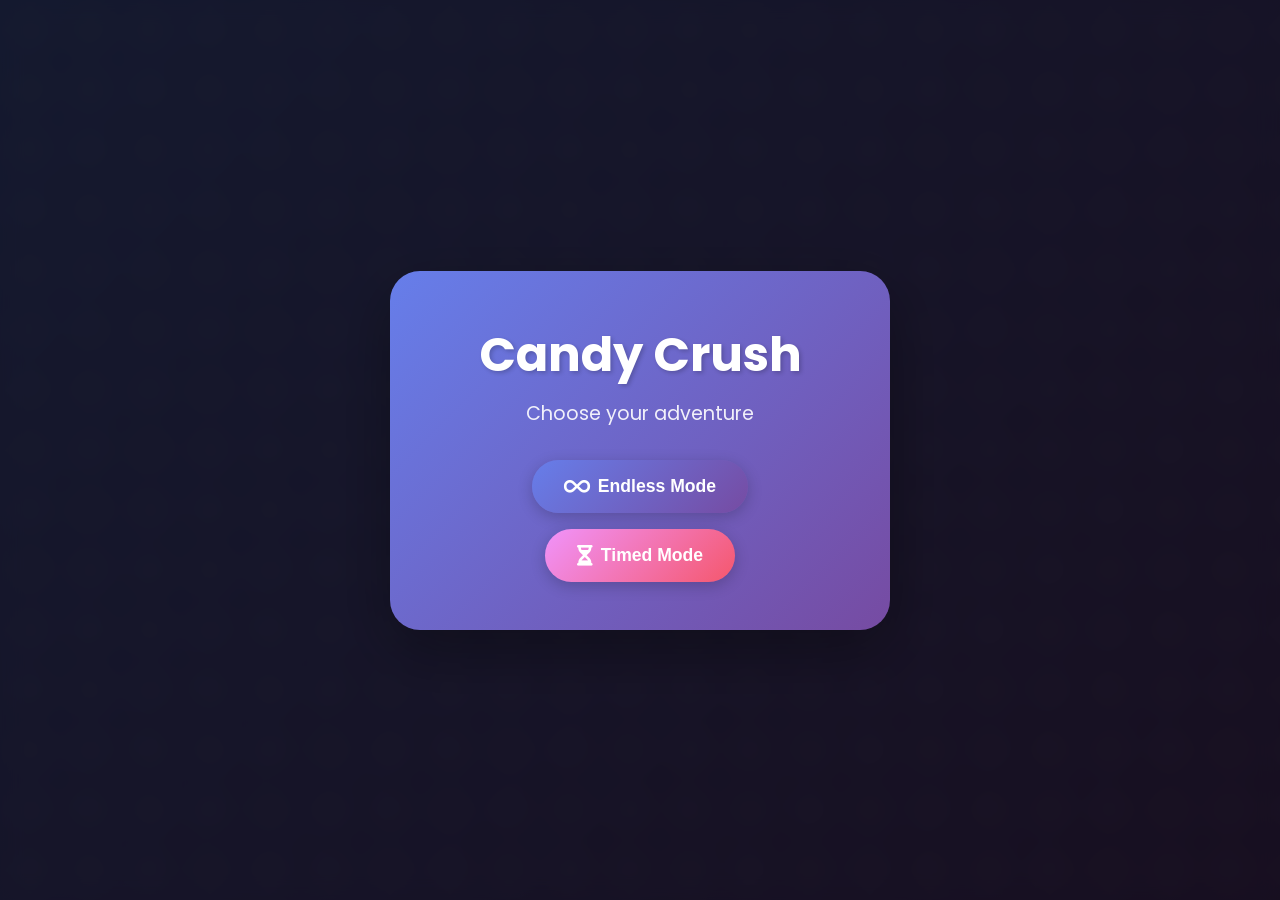
<file: 01-Candy-Crush-Game/index.html>
<!DOCTYPE html>
<html lang="en">
<head>
  <meta charset="UTF-8">
  <meta name="viewport" content="width=device-width, initial-scale=1.0">
  <title>Candy Crush Saga | Modern Edition</title>
  <link rel="stylesheet" href="css/style.css">
  <link href="https://fonts.googleapis.com/css2?family=Poppins:wght@300;400;600;700&display=swap" rel="stylesheet">
  <link rel="stylesheet" href="https://cdnjs.cloudflare.com/ajax/libs/font-awesome/6.4.0/css/all.min.css">
  <link rel="icon" href="./image/Rweblogo.png">
</head>
<body>
  <div class="game-wrapper">
    <!-- Mode Selection Screen -->
    <div id="modeSelection" class="mode-selection">
      <div class="mode-card">
        <h1 class="game-title">Candy Crush</h1>
        <p class="game-subtitle">Choose your adventure</p>
        <div class="mode-buttons">
          <button id="endlessMode" class="mode-btn endless">
            <i class="fas fa-infinity"></i>
            <span>Endless Mode</span>
          </button>
          <button id="timedMode" class="mode-btn timed">
            <i class="fas fa-hourglass-half"></i>
            <span>Timed Mode</span>
          </button>
        </div>
      </div>
    </div>

    <!-- Main Game Screen -->
    <div class="game-container">
      <!-- Header with Score and Timer -->
      <div class="game-header">
        <div class="logo">
          <i class="fas fa-candy-cane"></i>
          <span>Candy Crush</span>
        </div>
        
        <div class="stats-container">
          <div class="stat-card score-card">
            <i class="fas fa-star"></i>
            <div class="stat-info">
              <span class="stat-label">Score</span>
              <span id="score" class="stat-value">0</span>
            </div>
          </div>
          
          <div class="stat-card timer-card" id="timerContainer">
            <i class="fas fa-clock"></i>
            <div class="stat-info">
              <span class="stat-label">Time</span>
              <span id="timer" class="stat-value">--:--</span>
            </div>
          </div>
        </div>

        <button id="changeMode" class="change-mode-btn">
          <i class="fas fa-exchange-alt"></i>
          <span>Change Mode</span>
        </button>
      </div>

      <!-- Game Grid -->
      <div class="grid"></div>
    </div>
  </div>

  <script src="js/script.js"></script>
</body>
</html>
</file>
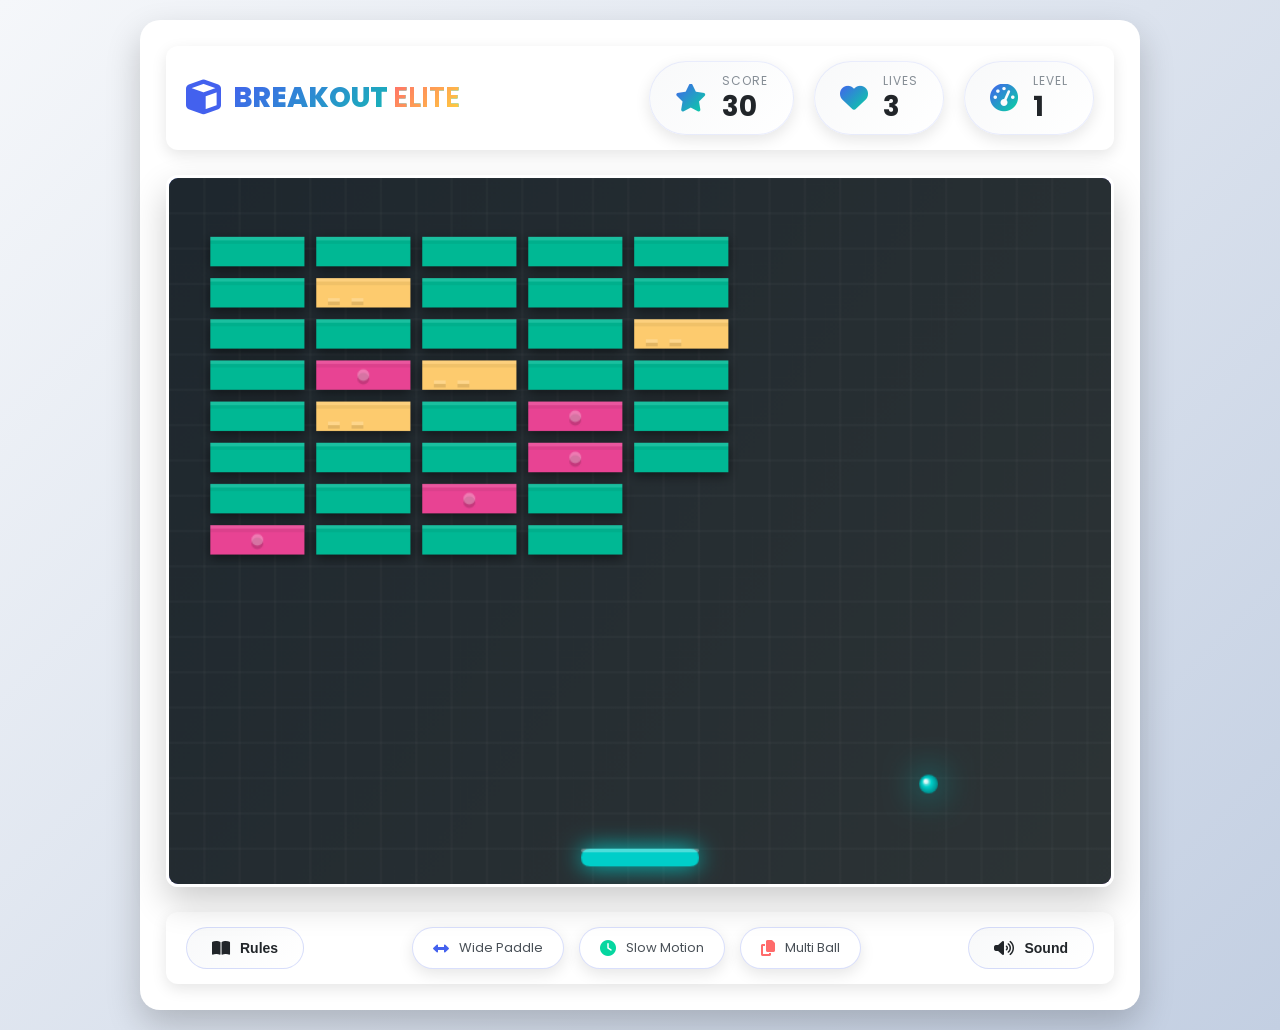
<file: 03-Breakout-Game/index.html>
<!DOCTYPE html>
<html lang="en">
<head>
    <meta charset="UTF-8">
    <meta name="viewport" content="width=device-width, initial-scale=1.0">
    <title>BREAKOUT ELITE | Modern Arcade Game</title>
    
    <!-- CSS -->
    <link rel="stylesheet" href="css/style.css">
    
    <!-- Fonts -->
    <link rel="preconnect" href="https://fonts.googleapis.com">
    <link rel="preconnect" href="https://fonts.gstatic.com" crossorigin>
    <link href="https://fonts.googleapis.com/css2?family=Poppins:wght@300;400;500;600;700;800&family=Press+Start+2P&display=swap" rel="stylesheet">
    
    <!-- Icons -->
    <link rel="stylesheet" href="https://cdnjs.cloudflare.com/ajax/libs/font-awesome/6.4.0/css/all.min.css">
    
    <!-- Favicon -->
    <link rel="icon" type="image/png" href="image/Rweblogo.png">
</head>
<body>
    <!-- Animated Background -->
    <div class="gradient-bg">
        <div class="gradient-1"></div>
        <div class="gradient-2"></div>
        <div class="gradient-3"></div>
    </div>

    <!-- Main Container -->
    <div class="game-container">
        <!-- Header -->
        <header class="game-header">
            <div class="logo">
                <i class="fas fa-cube"></i>
                <h1>BREAKOUT <span>ELITE</span></h1>
            </div>
            
            <div class="stats-container">
                <div class="stat-card">
                    <i class="fas fa-star"></i>
                    <div class="stat-info">
                        <span class="stat-label">Score</span>
                        <span class="stat-value" id="score">0</span>
                    </div>
                </div>
                
                <div class="stat-card">
                    <i class="fas fa-heart"></i>
                    <div class="stat-info">
                        <span class="stat-label">Lives</span>
                        <span class="stat-value" id="lives">3</span>
                    </div>
                </div>
                
                <div class="stat-card">
                    <i class="fas fa-tachometer-alt"></i>
                    <div class="stat-info">
                        <span class="stat-label">Level</span>
                        <span class="stat-value" id="level">1</span>
                    </div>
                </div>
            </div>
        </header>

        <!-- Game Area -->
        <div class="game-area">
            <!-- Canvas -->
            <canvas id="canvas"></canvas>
            
            <!-- Overlay Elements -->
            <div class="game-overlay" id="gameOverlay">
                <div class="overlay-content">
                    <h2 id="overlayTitle">PAUSED</h2>
                    <p id="overlayMessage">Press SPACE to continue</p>
                    <div class="overlay-buttons">
                        <button class="overlay-btn" id="restartBtn"><i class="fas fa-redo-alt"></i> Restart</button>
                        <button class="overlay-btn" id="menuBtn"><i class="fas fa-home"></i> Menu</button>
                    </div>
                </div>
            </div>
        </div>

        <!-- Control Panel -->
        <div class="control-panel">
            <button class="control-btn" id="rulesBtn"><i class="fas fa-book-open"></i> Rules</button>
            
            <div class="power-ups" id="powerUps">
                <div class="power-up" data-power="wide">
                    <i class="fas fa-arrows-alt-h"></i>
                    <span>Wide Paddle</span>
                </div>
                <div class="power-up" data-power="slow">
                    <i class="fas fa-clock"></i>
                    <span>Slow Motion</span>
                </div>
                <div class="power-up" data-power="multi">
                    <i class="fas fa-copy"></i>
                    <span>Multi Ball</span>
                </div>
            </div>
            
            <button class="control-btn" id="soundBtn"><i class="fas fa-volume-up"></i> Sound</button>
        </div>

        <!-- Rules Modal -->
        <div class="modal" id="rulesModal">
            <div class="modal-content">
                <div class="modal-header">
                    <h2><i class="fas fa-gamepad"></i> How to Play</h2>
                    <button class="modal-close" id="closeRulesBtn"><i class="fas fa-times"></i></button>
                </div>
                
                <div class="modal-body">
                    <div class="rule-section">
                        <h3><i class="fas fa-arrows-alt"></i> Controls</h3>
                        <div class="control-grid">
                            <div class="control-item">
                                <kbd>←</kbd>
                                <span>Move Left</span>
                            </div>
                            <div class="control-item">
                                <kbd>→</kbd>
                                <span>Move Right</span>
                            </div>
                            <div class="control-item">
                                <kbd>SPACE</kbd>
                                <span>Pause/Resume</span>
                            </div>
                            <div class="control-item">
                                <kbd>R</kbd>
                                <span>Restart</span>
                            </div>
                        </div>
                    </div>
                    
                    <div class="rule-section">
                        <h3><i class="fas fa-bolt"></i> Power-Ups</h3>
                        <div class="power-grid">
                            <div class="power-item">
                                <div class="power-icon wide"></div>
                                <span>Wide Paddle - Larger paddle for 10 seconds</span>
                            </div>
                            <div class="power-item">
                                <div class="power-icon slow"></div>
                                <span>Slow Motion - Ball slows down for 5 seconds</span>
                            </div>
                            <div class="power-item">
                                <div class="power-icon multi"></div>
                                <span>Multi Ball - Three balls for 8 seconds</span>
                            </div>
                        </div>
                    </div>
                    
                    <div class="rule-section">
                        <h3><i class="fas fa-trophy"></i> Scoring</h3>
                        <ul class="scoring-list">
                            <li><span class="score-badge">10</span> Normal Brick</li>
                            <li><span class="score-badge">20</span> Power-up Brick</li>
                            <li><span class="score-badge">50</span> Complete Level</li>
                        </ul>
                    </div>
                </div>
            </div>
        </div>
    </div>

    <!-- Script -->
    <script src="js/script.js"></script>
</body>
</html>
</file>
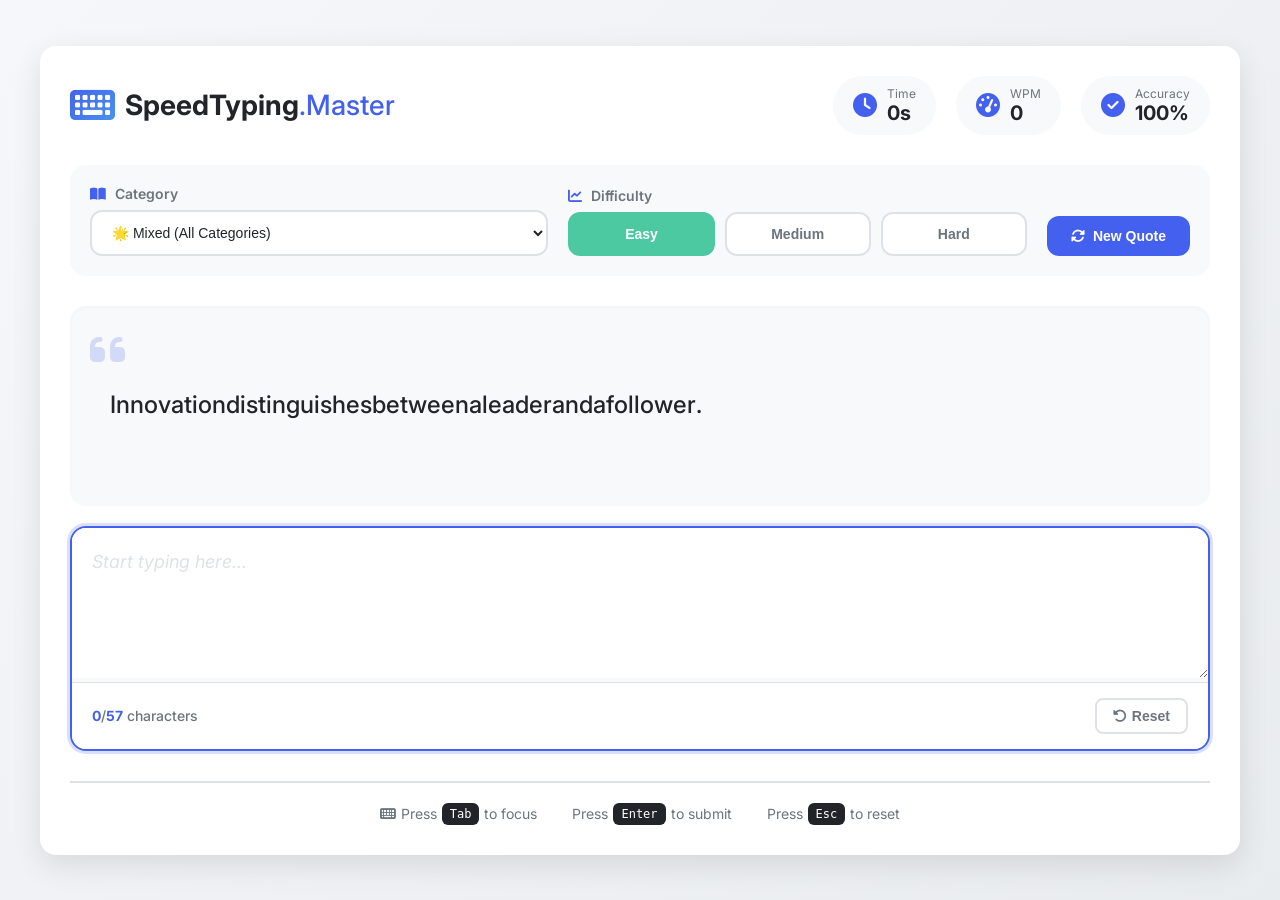
<file: 04-Speed-Typing-Game/index.html>
<!DOCTYPE html>
<html lang="en">
<head>
    <meta charset="UTF-8">
    <meta name="viewport" content="width=device-width, initial-scale=1.0">
    <title>Speed Typing Master | Test Your Typing Speed</title>
    <link rel="stylesheet" href="./css/style.css">
    <link rel="preconnect" href="https://fonts.googleapis.com">
    <link rel="preconnect" href="https://fonts.gstatic.com" crossorigin>
    <link href="https://fonts.googleapis.com/css2?family=Inter:wght@300;400;500;600;700;800&display=swap" rel="stylesheet">
    <link rel="stylesheet" href="https://cdnjs.cloudflare.com/ajax/libs/font-awesome/6.4.0/css/all.min.css">
    <link rel="icon" href="./image/Rweblogo.png">
</head>
<body>
    <div class="container">
        <!-- Header Section -->
        <header class="header">
            <div class="logo">
                <i class="fas fa-keyboard"></i>
                <h1>SpeedTyping<span>.Master</span></h1>
            </div>
            <div class="stats-preview">
                <div class="stat-card">
                    <i class="fas fa-clock"></i>
                    <div>
                        <span class="stat-label">Time</span>
                        <span class="stat-value" id="timer">0s</span>
                    </div>
                </div>
                <div class="stat-card">
                    <i class="fas fa-tachometer-alt"></i>
                    <div>
                        <span class="stat-label">WPM</span>
                        <span class="stat-value" id="wpm">0</span>
                    </div>
                </div>
                <div class="stat-card">
                    <i class="fas fa-check-circle"></i>
                    <div>
                        <span class="stat-label">Accuracy</span>
                        <span class="stat-value" id="accuracy">100%</span>
                    </div>
                </div>
            </div>
        </header>

        <!-- Game Settings Panel -->
        <div class="settings-panel">
            <div class="settings-group">
                <label for="category"><i class="fas fa-book-open"></i> Category</label>
                <select id="category" class="settings-select">
                    <option value="mixed">🌟 Mixed (All Categories)</option>
                    <option value="technology">💻 Technology</option>
                    <option value="motivational">🚀 Motivational</option>
                    <option value="programming">👨‍💻 Programming</option>
                    <option value="science">🔬 Science</option>
                    <option value="literature">📚 Literature</option>
                    <option value="philosophy">🧠 Philosophy</option>
                </select>
            </div>
            
            <div class="settings-group">
                <label for="difficulty"><i class="fas fa-chart-line"></i> Difficulty</label>
                <div class="difficulty-buttons">
                    <button class="difficulty-btn active" data-difficulty="easy">Easy</button>
                    <button class="difficulty-btn" data-difficulty="medium">Medium</button>
                    <button class="difficulty-btn" data-difficulty="hard">Hard</button>
                </div>
            </div>
            
            <button class="new-quote-btn" id="newQuoteBtn">
                <i class="fas fa-sync-alt"></i> New Quote
            </button>
        </div>

        <!-- Main Game Area -->
        <main class="game-area">
            <!-- Quote Display -->
            <div class="quote-container">
                <div class="quote-icon"><i class="fas fa-quote-left"></i></div>
                <div class="quote-display" id="quoteDisplay"></div>
            </div>

            <!-- Typing Input -->
            <div class="input-container">
                <textarea 
                    class="quote-input" 
                    id="quoteInput" 
                    placeholder="Start typing here..."
                    autofocus
                ></textarea>
                <div class="input-footer">
                    <div class="progress-indicator">
                        <span id="typedCount">0</span>/<span id="totalChars">0</span> characters
                    </div>
                    <button class="reset-btn" id="resetBtn">
                        <i class="fas fa-undo-alt"></i> Reset
                    </button>
                </div>
            </div>

            <!-- Results Modal (Hidden by default) -->
            <div class="results-modal" id="resultsModal">
                <div class="results-content">
                    <h2><i class="fas fa-trophy"></i> Test Complete!</h2>
                    <div class="results-grid">
                        <div class="result-item">
                            <span class="result-label">Time</span>
                            <span class="result-value" id="resultTime">0s</span>
                        </div>
                        <div class="result-item">
                            <span class="result-label">WPM</span>
                            <span class="result-value" id="resultWPM">0</span>
                        </div>
                        <div class="result-item">
                            <span class="result-label">Accuracy</span>
                            <span class="result-value" id="resultAccuracy">0%</span>
                        </div>
                        <div class="result-item">
                            <span class="result-label">Characters</span>
                            <span class="result-value" id="resultChars">0/0</span>
                        </div>
                    </div>
                    <button class="try-again-btn" id="tryAgainBtn">
                        <i class="fas fa-redo-alt"></i> Try Again
                    </button>
                </div>
            </div>
        </main>

        <!-- Keyboard Shortcuts Hint -->
        <footer class="footer">
            <div class="shortcuts">
                <span><i class="fas fa-keyboard"></i> Press <kbd>Tab</kbd> to focus</span>
                <span><i class="fas fa-enter"></i> Press <kbd>Enter</kbd> to submit</span>
                <span><i class="fas fa-escape"></i> Press <kbd>Esc</kbd> to reset</span>
            </div>
        </footer>
    </div>

    <script src="./js/script.js"></script>
</body>
</html>
</file>
<file: 01-Candy-Crush-Game/css/style.css>
* {
  margin: 0;
  padding: 0;
  box-sizing: border-box;
}

body {
  font-family: 'Poppins', sans-serif;
  min-height: 100vh;
  background: linear-gradient(135deg, #667eea 0%, #764ba2 100%);
  position: relative;
  overflow-x: hidden;
}

body::before {
  content: '';
  position: absolute;
  top: 0;
  left: 0;
  right: 0;
  bottom: 0;
  background: url('data:image/svg+xml,<svg width="60" height="60" viewBox="0 0 60 60" xmlns="http://www.w3.org/2000/svg"><path d="M30 5L55 30L30 55L5 30L30 5Z" fill="rgba(255,255,255,0.05)"/></svg>');
  background-size: 60px 60px;
  pointer-events: none;
  z-index: 0;
}

.game-wrapper {
  position: relative;
  min-height: 100vh;
  display: flex;
  align-items: center;
  justify-content: center;
  z-index: 1;
}

/* Mode Selection Screen */
.mode-selection {
  position: fixed;
  top: 0;
  left: 0;
  width: 100%;
  height: 100%;
  background: rgba(0, 0, 0, 0.8);
  backdrop-filter: blur(10px);
  display: flex;
  align-items: center;
  justify-content: center;
  z-index: 1000;
  animation: fadeIn 0.5s ease;
}

@keyframes fadeIn {
  from { opacity: 0; }
  to { opacity: 1; }
}

.mode-card {
  background: linear-gradient(135deg, #667eea 0%, #764ba2 100%);
  padding: 3rem;
  border-radius: 30px;
  box-shadow: 0 20px 60px rgba(0, 0, 0, 0.3);
  text-align: center;
  max-width: 500px;
  width: 90%;
  animation: slideUp 0.5s ease;
}

@keyframes slideUp {
  from {
    opacity: 0;
    transform: translateY(30px);
  }
  to {
    opacity: 1;
    transform: translateY(0);
  }
}

.game-title {
  font-size: 3rem;
  font-weight: 700;
  color: white;
  margin-bottom: 0.5rem;
  text-shadow: 2px 2px 4px rgba(0, 0, 0, 0.2);
}

.game-subtitle {
  font-size: 1.2rem;
  color: rgba(255, 255, 255, 0.9);
  margin-bottom: 2rem;
}

.mode-buttons {
  display: flex;
  gap: 1rem;
  justify-content: center;
  flex-wrap: wrap;
}

.mode-btn {
  padding: 1rem 2rem;
  border: none;
  border-radius: 50px;
  font-size: 1.1rem;
  font-weight: 600;
  cursor: pointer;
  display: flex;
  align-items: center;
  gap: 0.5rem;
  transition: all 0.3s ease;
  background: white;
  color: #333;
  box-shadow: 0 4px 15px rgba(0, 0, 0, 0.2);
}

.mode-btn i {
  font-size: 1.3rem;
}

.mode-btn.endless {
  background: linear-gradient(135deg, #667eea 0%, #764ba2 100%);
  color: white;
}

.mode-btn.timed {
  background: linear-gradient(135deg, #f093fb 0%, #f5576c 100%);
  color: white;
}

.mode-btn:hover {
  transform: translateY(-3px);
  box-shadow: 0 6px 20px rgba(0, 0, 0, 0.3);
}

.mode-btn:active {
  transform: translateY(-1px);
}

/* Game Container */
.game-container {
  max-width: 800px;
  width: 100%;
  padding: 2rem;
  display: none;
  animation: slideUp 0.5s ease;
}

/* Game Header */
.game-header {
  background: rgba(255, 255, 255, 0.95);
  backdrop-filter: blur(10px);
  border-radius: 20px;
  padding: 1.5rem;
  margin-bottom: 2rem;
  box-shadow: 0 10px 30px rgba(0, 0, 0, 0.2);
  display: flex;
  align-items: center;
  justify-content: space-between;
  flex-wrap: wrap;
  gap: 1rem;
}

.logo {
  display: flex;
  align-items: center;
  gap: 0.5rem;
  font-size: 1.5rem;
  font-weight: 700;
  color: #667eea;
}

.logo i {
  font-size: 2rem;
  color: #f093fb;
  animation: bounce 2s infinite;
}

@keyframes bounce {
  0%, 100% { transform: rotate(0deg); }
  25% { transform: rotate(10deg); }
  75% { transform: rotate(-10deg); }
}

.stats-container {
  display: flex;
  gap: 1rem;
}

.stat-card {
  background: linear-gradient(135deg, #f5f7fa 0%, #c3cfe2 100%);
  padding: 0.8rem 1.5rem;
  border-radius: 15px;
  display: flex;
  align-items: center;
  gap: 1rem;
  box-shadow: 0 4px 10px rgba(0, 0, 0, 0.1);
  transition: transform 0.3s ease;
}

.stat-card:hover {
  transform: scale(1.05);
}

.stat-card i {
  font-size: 2rem;
  color: #667eea;
}

.stat-info {
  display: flex;
  flex-direction: column;
}

.stat-label {
  font-size: 0.9rem;
  color: #666;
}

.stat-value {
  font-size: 1.5rem;
  font-weight: 700;
  color: #333;
  line-height: 1.2;
}

.timer-card i {
  color: #f5576c;
}

.change-mode-btn {
  background: linear-gradient(135deg, #667eea 0%, #764ba2 100%);
  border: none;
  padding: 0.8rem 1.5rem;
  border-radius: 15px;
  color: white;
  font-weight: 600;
  cursor: pointer;
  display: flex;
  align-items: center;
  gap: 0.5rem;
  transition: all 0.3s ease;
  box-shadow: 0 4px 10px rgba(0, 0, 0, 0.2);
}

.change-mode-btn:hover {
  transform: translateY(-2px);
  box-shadow: 0 6px 15px rgba(0, 0, 0, 0.3);
}

.change-mode-btn i {
  font-size: 1.2rem;
}

/* Game Grid */
.grid {
  display: grid;
  grid-template-columns: repeat(8, 1fr);
  gap: 10px;
  background: rgba(255, 255, 255, 0.2);
  backdrop-filter: blur(10px);
  padding: 20px;
  border-radius: 30px;
  box-shadow: 0 20px 40px rgba(0, 0, 0, 0.3);
  animation: gridAppear 0.5s ease;
}

@keyframes gridAppear {
  from {
    opacity: 0;
    transform: scale(0.9);
  }
  to {
    opacity: 1;
    transform: scale(1);
  }
}

.grid div {
  aspect-ratio: 1;
  border-radius: 15px;
  cursor: pointer;
  background-size: cover;
  background-position: center;
  transition: all 0.3s ease;
  box-shadow: 0 4px 10px rgba(0, 0, 0, 0.2);
  animation: candyAppear 0.5s ease;
}

@keyframes candyAppear {
  from {
    opacity: 0;
    transform: scale(0);
  }
  to {
    opacity: 1;
    transform: scale(1);
  }
}

.grid div:hover {
  transform: scale(1.05) rotate(5deg);
  box-shadow: 0 8px 20px rgba(0, 0, 0, 0.3);
  filter: brightness(1.1);
}

.grid div[draggable="true"] {
  cursor: grab;
}

.grid div[draggable="true"]:active {
  cursor: grabbing;
}

/* Responsive Design */
@media (max-width: 768px) {
  .game-title {
    font-size: 2.5rem;
  }
  
  .mode-btn {
    padding: 0.8rem 1.5rem;
    font-size: 1rem;
  }
  
  .game-header {
    flex-direction: column;
    text-align: center;
  }
  
  .stats-container {
    width: 100%;
    justify-content: center;
  }
  
  .grid {
    gap: 5px;
    padding: 10px;
  }
}

@media (max-width: 480px) {
  .mode-card {
    padding: 2rem;
  }
  
  .stats-container {
    flex-direction: column;
  }
  
  .stat-card {
    width: 100%;
    justify-content: center;
  }
}

/* Loading Animation */
@keyframes pulse {
  0%, 100% { transform: scale(1); }
  50% { transform: scale(1.05); }
}

.loading {
  animation: pulse 1s infinite;
}
</file>
<file: 03-Breakout-Game/css/style.css>
/* ===== VARIABLES ===== */
:root {
    /* Colors - Light Theme */
    --primary: #4361ee;
    --primary-dark: #3a56d4;
    --primary-light: #6c8aff;
    --secondary: #06d6a0;
    --secondary-dark: #05b586;
    --accent: #ff6b6b;
    --accent-dark: #fa5252;
    --success: #51cf66;
    --warning: #ffd43b;
    --danger: #ff6b6b;
    
    /* Background - Light Theme */
    --bg-primary: #f8f9fa;
    --bg-secondary: #ffffff;
    --bg-tertiary: #e9ecef;
    --bg-dark: #212529;
    
    /* Text */
    --text-primary: #212529;
    --text-secondary: #495057;
    --text-muted: #868e96;
    --text-light: #ffffff;
    
    /* Game Elements */
    --paddle-color: var(--primary);
    --ball-color: var(--secondary);
    --brick-normal: #4cc9f0;
    --brick-hard: #f9c74f;
    --brick-power: #f94144;
    --canvas-bg: linear-gradient(135deg, #667eea 0%, #764ba2 100%);
    
    /* Effects */
    --shadow-sm: 0 5px 15px rgba(0, 0, 0, 0.1);
    --shadow-md: 0 10px 25px rgba(0, 0, 0, 0.15);
    --shadow-lg: 0 15px 35px rgba(0, 0, 0, 0.2);
    --shadow-glow: 0 0 20px rgba(67, 97, 238, 0.3);
    
    /* Transitions */
    --transition-fast: 0.2s ease;
    --transition-normal: 0.3s ease;
    --transition-slow: 0.5s ease;
    
    /* Border Radius */
    --radius-sm: 8px;
    --radius-md: 12px;
    --radius-lg: 20px;
    --radius-full: 999px;
}

/* ===== RESET & BASE ===== */
* {
    margin: 0;
    padding: 0;
    box-sizing: border-box;
}

body {
    font-family: 'Poppins', sans-serif;
    min-height: 100vh;
    background: linear-gradient(135deg, #f5f7fa 0%, #c3cfe2 100%);
    display: flex;
    align-items: center;
    justify-content: center;
    padding: 20px;
}

/* ===== MAIN CONTAINER ===== */
.game-container {
    width: 1000px;
    max-width: 95%;
    background: var(--bg-secondary);
    border-radius: var(--radius-lg);
    padding: 25px;
    box-shadow: var(--shadow-lg);
    position: relative;
    z-index: 1;
    border: 1px solid rgba(255, 255, 255, 0.5);
}

/* ===== HEADER ===== */
.game-header {
    display: flex;
    justify-content: space-between;
    align-items: center;
    margin-bottom: 25px;
    flex-wrap: wrap;
    gap: 20px;
    background: white;
    padding: 15px 20px;
    border-radius: var(--radius-md);
    box-shadow: var(--shadow-sm);
}

.logo {
    display: flex;
    align-items: center;
    gap: 12px;
}

.logo i {
    font-size: 35px;
    color: var(--primary);
    animation: bounce 2s infinite;
}

@keyframes bounce {
    0%, 100% { transform: translateY(0); }
    50% { transform: translateY(-5px); }
}

.logo h1 {
    font-size: 28px;
    font-weight: 800;
    background: linear-gradient(135deg, var(--primary), var(--secondary));
    -webkit-background-clip: text;
    -webkit-text-fill-color: transparent;
}

.logo h1 span {
    background: linear-gradient(135deg, var(--accent), var(--warning));
    -webkit-background-clip: text;
    -webkit-text-fill-color: transparent;
    font-weight: 600;
}

/* Stats Container */
.stats-container {
    display: flex;
    gap: 20px;
}

.stat-card {
    background: linear-gradient(135deg, var(--bg-primary), white);
    padding: 10px 25px;
    border-radius: var(--radius-full);
    display: flex;
    align-items: center;
    gap: 15px;
    box-shadow: var(--shadow-sm);
    border: 1px solid rgba(67, 97, 238, 0.1);
    transition: var(--transition-normal);
}

.stat-card:hover {
    transform: translateY(-3px);
    box-shadow: var(--shadow-md);
    border-color: var(--primary-light);
}

.stat-card i {
    font-size: 28px;
    background: linear-gradient(135deg, var(--primary), var(--secondary));
    -webkit-background-clip: text;
    -webkit-text-fill-color: transparent;
}

.stat-info {
    display: flex;
    flex-direction: column;
}

.stat-label {
    font-size: 12px;
    color: var(--text-muted);
    text-transform: uppercase;
    letter-spacing: 1px;
}

.stat-value {
    font-size: 28px;
    font-weight: 700;
    color: var(--text-primary);
    line-height: 1.2;
}

/* ===== GAME AREA ===== */
.game-area {
    position: relative;
    margin-bottom: 25px;
    border-radius: var(--radius-md);
    overflow: hidden;
    box-shadow: var(--shadow-lg);
    border: 3px solid white;
}

#canvas {
    display: block;
    width: 100%;
    height: auto;
    background: linear-gradient(135deg, #667eea 0%, #764ba2 100%);
    cursor: none;
}

/* Game Overlay */
.game-overlay {
    position: absolute;
    top: 0;
    left: 0;
    width: 100%;
    height: 100%;
    background: rgba(255, 255, 255, 0.95);
    backdrop-filter: blur(5px);
    display: none;
    align-items: center;
    justify-content: center;
    z-index: 10;
}

.game-overlay.show {
    display: flex;
    animation: fadeIn 0.3s ease;
}

@keyframes fadeIn {
    from { opacity: 0; }
    to { opacity: 1; }
}

.overlay-content {
    text-align: center;
    color: var(--text-primary);
    padding: 40px;
    background: white;
    border-radius: var(--radius-lg);
    box-shadow: var(--shadow-lg);
    max-width: 350px;
    width: 90%;
}

.overlay-content h2 {
    font-size: 36px;
    margin-bottom: 15px;
    background: linear-gradient(135deg, var(--primary), var(--accent));
    -webkit-background-clip: text;
    -webkit-text-fill-color: transparent;
}

.overlay-content p {
    color: var(--text-secondary);
    margin-bottom: 25px;
    font-size: 16px;
}

.overlay-buttons {
    display: flex;
    gap: 15px;
    justify-content: center;
}

.overlay-btn {
    padding: 12px 25px;
    border: none;
    border-radius: var(--radius-full);
    font-size: 14px;
    font-weight: 600;
    cursor: pointer;
    display: flex;
    align-items: center;
    gap: 8px;
    transition: var(--transition-normal);
}

.overlay-btn:first-child {
    background: linear-gradient(135deg, var(--primary), var(--secondary));
    color: white;
    box-shadow: var(--shadow-sm);
}

.overlay-btn:first-child:hover {
    transform: translateY(-2px);
    box-shadow: var(--shadow-glow);
}

.overlay-btn:last-child {
    background: var(--bg-tertiary);
    color: var(--text-primary);
}

.overlay-btn:last-child:hover {
    background: var(--bg-primary);
    transform: translateY(-2px);
}

/* ===== CONTROL PANEL ===== */
.control-panel {
    display: flex;
    justify-content: space-between;
    align-items: center;
    flex-wrap: wrap;
    gap: 15px;
    background: white;
    padding: 15px 20px;
    border-radius: var(--radius-md);
    box-shadow: var(--shadow-sm);
}

.control-btn {
    padding: 12px 25px;
    border: none;
    border-radius: var(--radius-full);
    background: linear-gradient(135deg, var(--bg-primary), white);
    color: var(--text-primary);
    font-size: 14px;
    font-weight: 600;
    cursor: pointer;
    display: flex;
    align-items: center;
    gap: 10px;
    border: 1px solid rgba(67, 97, 238, 0.2);
    transition: var(--transition-normal);
}

.control-btn:hover {
    background: linear-gradient(135deg, var(--primary), var(--secondary));
    color: white;
    transform: translateY(-2px);
    box-shadow: var(--shadow-glow);
    border-color: transparent;
}

.control-btn i {
    font-size: 16px;
}

/* Power-Ups */
.power-ups {
    display: flex;
    gap: 15px;
    flex-wrap: wrap;
    justify-content: center;
}

.power-up {
    padding: 10px 20px;
    background: white;
    border-radius: var(--radius-full);
    display: flex;
    align-items: center;
    gap: 10px;
    font-size: 13px;
    color: var(--text-secondary);
    border: 1px solid rgba(67, 97, 238, 0.2);
    transition: var(--transition-normal);
    box-shadow: var(--shadow-sm);
}

.power-up i {
    font-size: 16px;
}

.power-up[data-power="wide"] i { color: var(--primary); }
.power-up[data-power="slow"] i { color: var(--secondary); }
.power-up[data-power="multi"] i { color: var(--accent); }

.power-up.active {
    background: linear-gradient(135deg, var(--primary), var(--secondary));
    color: white;
    border-color: transparent;
    animation: pulse 1s infinite;
    box-shadow: var(--shadow-glow);
}

.power-up.active i {
    color: white;
}

@keyframes pulse {
    0%, 100% { opacity: 1; }
    50% { opacity: 0.8; }
}

/* ===== MODAL ===== */
.modal {
    display: none;
    position: fixed;
    top: 0;
    left: 0;
    width: 100%;
    height: 100%;
    background: rgba(0, 0, 0, 0.5);
    backdrop-filter: blur(5px);
    align-items: center;
    justify-content: center;
    z-index: 1000;
}

.modal.show {
    display: flex;
    animation: fadeIn 0.3s ease;
}

.modal-content {
    background: white;
    border-radius: var(--radius-lg);
    max-width: 500px;
    width: 90%;
    max-height: 80vh;
    overflow-y: auto;
    box-shadow: var(--shadow-lg);
}

.modal-header {
    padding: 20px 25px;
    border-bottom: 2px solid var(--bg-tertiary);
    display: flex;
    justify-content: space-between;
    align-items: center;
    background: linear-gradient(135deg, var(--primary), var(--secondary));
    border-radius: var(--radius-lg) var(--radius-lg) 0 0;
}

.modal-header h2 {
    color: white;
    font-size: 20px;
    display: flex;
    align-items: center;
    gap: 10px;
}

.modal-header h2 i {
    font-size: 24px;
}

.modal-close {
    background: rgba(255, 255, 255, 0.2);
    border: none;
    color: white;
    font-size: 20px;
    cursor: pointer;
    transition: var(--transition-normal);
    width: 35px;
    height: 35px;
    border-radius: 50%;
    display: flex;
    align-items: center;
    justify-content: center;
}

.modal-close:hover {
    background: rgba(255, 255, 255, 0.3);
    transform: rotate(90deg);
}

.modal-body {
    padding: 25px;
    background: white;
}

/* Rule Sections */
.rule-section {
    margin-bottom: 30px;
}

.rule-section h3 {
    color: var(--text-primary);
    font-size: 18px;
    margin-bottom: 20px;
    display: flex;
    align-items: center;
    gap: 10px;
    padding-bottom: 10px;
    border-bottom: 2px solid var(--bg-tertiary);
}

.rule-section h3 i {
    color: var(--primary);
}

/* Control Grid */
.control-grid {
    display: grid;
    grid-template-columns: repeat(2, 1fr);
    gap: 15px;
}

.control-item {
    background: var(--bg-primary);
    padding: 15px;
    border-radius: var(--radius-md);
    display: flex;
    align-items: center;
    gap: 12px;
    transition: var(--transition-normal);
}

.control-item:hover {
    background: var(--bg-secondary);
    box-shadow: var(--shadow-sm);
    transform: translateX(5px);
}

.control-item kbd {
    background: var(--primary);
    color: white;
    padding: 8px 12px;
    border-radius: var(--radius-sm);
    font-size: 14px;
    font-family: 'Press Start 2P', cursive;
    box-shadow: var(--shadow-sm);
}

.control-item span {
    color: var(--text-secondary);
    font-size: 14px;
    font-weight: 500;
}

/* Power Grid */
.power-grid {
    display: flex;
    flex-direction: column;
    gap: 12px;
}

.power-item {
    display: flex;
    align-items: center;
    gap: 15px;
    padding: 12px 15px;
    background: var(--bg-primary);
    border-radius: var(--radius-md);
    transition: var(--transition-normal);
}

.power-item:hover {
    background: var(--bg-secondary);
    box-shadow: var(--shadow-sm);
    transform: translateX(5px);
}

.power-icon {
    width: 40px;
    height: 40px;
    border-radius: var(--radius-sm);
    background: linear-gradient(135deg, var(--primary), var(--secondary));
}

.power-icon.wide { background: linear-gradient(135deg, var(--primary), var(--secondary)); }
.power-icon.slow { background: linear-gradient(135deg, var(--secondary), var(--success)); }
.power-icon.multi { background: linear-gradient(135deg, var(--accent), var(--warning)); }

.power-item span {
    color: var(--text-secondary);
    font-size: 14px;
    flex: 1;
}

/* Scoring List */
.scoring-list {
    list-style: none;
}

.scoring-list li {
    display: flex;
    align-items: center;
    gap: 15px;
    padding: 12px 15px;
    color: var(--text-secondary);
    font-size: 14px;
    background: var(--bg-primary);
    border-radius: var(--radius-md);
    margin-bottom: 8px;
    transition: var(--transition-normal);
}

.scoring-list li:hover {
    background: var(--bg-secondary);
    transform: translateX(5px);
    box-shadow: var(--shadow-sm);
}

.score-badge {
    background: linear-gradient(135deg, var(--primary), var(--secondary));
    color: white;
    padding: 5px 10px;
    border-radius: var(--radius-sm);
    font-weight: 600;
    min-width: 45px;
    text-align: center;
}

/* Scrollbar */
.modal-content::-webkit-scrollbar {
    width: 8px;
}

.modal-content::-webkit-scrollbar-track {
    background: var(--bg-tertiary);
    border-radius: var(--radius-full);
}

.modal-content::-webkit-scrollbar-thumb {
    background: linear-gradient(135deg, var(--primary), var(--secondary));
    border-radius: var(--radius-full);
}

.modal-content::-webkit-scrollbar-thumb:hover {
    background: linear-gradient(135deg, var(--primary-dark), var(--secondary-dark));
}

/* ===== FOOTER ===== */
.game-footer {
    margin-top: 20px;
    text-align: center;
    color: var(--text-muted);
    font-size: 12px;
    display: flex;
    justify-content: center;
    gap: 20px;
}

.game-footer span {
    display: flex;
    align-items: center;
    gap: 5px;
}

.game-footer kbd {
    background: var(--bg-primary);
    padding: 3px 8px;
    border-radius: var(--radius-sm);
    font-size: 11px;
    font-family: 'Press Start 2P', cursive;
    color: var(--text-primary);
}

/* ===== RESPONSIVE ===== */
@media (max-width: 768px) {
    .game-header {
        flex-direction: column;
        align-items: stretch;
    }
    
    .stats-container {
        justify-content: space-around;
    }
    
    .stat-card {
        flex: 1;
        justify-content: center;
    }
    
    .control-panel {
        flex-direction: column;
    }
    
    .control-btn {
        width: 100%;
        justify-content: center;
    }
    
    .power-ups {
        order: -1;
        width: 100%;
    }
    
    .control-grid {
        grid-template-columns: 1fr;
    }
    
    .game-footer {
        flex-direction: column;
        gap: 10px;
    }
}

@media (max-width: 480px) {
    .stats-container {
        flex-wrap: wrap;
    }
    
    .stat-card {
        min-width: calc(50% - 10px);
    }
    
    .logo h1 {
        font-size: 22px;
    }
    
    .logo i {
        font-size: 28px;
    }
    
    .power-up {
        flex: 1;
        justify-content: center;
    }
}

/* ===== ANIMATIONS ===== */
@keyframes slideIn {
    from {
        opacity: 0;
        transform: translateY(20px);
    }
    to {
        opacity: 1;
        transform: translateY(0);
    }
}

.stat-card, .power-up, .control-btn {
    animation: slideIn 0.5s ease;
}
</file>
<file: 04-Speed-Typing-Game/css/style.css>
* {
    margin: 0;
    padding: 0;
    box-sizing: border-box;
}

:root {
    --primary: #4361ee;
    --primary-light: #4895ef;
    --primary-dark: #3f37c9;
    --success: #4cc9a0;
    --danger: #f72585;
    --warning: #f8961e;
    --light: #f8f9fa;
    --dark: #212529;
    --gray: #6c757d;
    --gray-light: #dee2e6;
    --white: #ffffff;
    --shadow: 0 10px 30px rgba(0, 0, 0, 0.1);
    --shadow-hover: 0 15px 40px rgba(67, 97, 238, 0.15);
    --border-radius: 16px;
    --transition: all 0.3s ease;
}

body {
    font-family: 'Inter', sans-serif;
    background: linear-gradient(135deg, #f5f7fa 0%, #e9ecef 100%);
    min-height: 100vh;
    display: flex;
    align-items: center;
    justify-content: center;
    padding: 20px;
    color: var(--dark);
}

.container {
    max-width: 1200px;
    width: 100%;
    background: var(--white);
    border-radius: var(--border-radius);
    box-shadow: var(--shadow);
    padding: 30px;
    transition: var(--transition);
}

.container:hover {
    box-shadow: var(--shadow-hover);
}

/* Header Styles */
.header {
    display: flex;
    justify-content: space-between;
    align-items: center;
    margin-bottom: 30px;
    flex-wrap: wrap;
    gap: 20px;
}

.logo {
    display: flex;
    align-items: center;
    gap: 10px;
}

.logo i {
    font-size: 40px;
    color: var(--primary);
    background: linear-gradient(135deg, var(--primary), var(--primary-light));
    -webkit-background-clip: text;
    -webkit-text-fill-color: transparent;
}

.logo h1 {
    font-size: 28px;
    font-weight: 700;
}

.logo h1 span {
    color: var(--primary);
    font-weight: 500;
}

.stats-preview {
    display: flex;
    gap: 20px;
}

.stat-card {
    display: flex;
    align-items: center;
    gap: 10px;
    background: var(--light);
    padding: 10px 20px;
    border-radius: 50px;
    transition: var(--transition);
}

.stat-card:hover {
    background: var(--white);
    box-shadow: var(--shadow);
}

.stat-card i {
    font-size: 24px;
    color: var(--primary);
}

.stat-label {
    font-size: 12px;
    color: var(--gray);
    display: block;
}

.stat-value {
    font-size: 20px;
    font-weight: 700;
    color: var(--dark);
}

/* Settings Panel */
.settings-panel {
    background: var(--light);
    padding: 20px;
    border-radius: var(--border-radius);
    margin-bottom: 30px;
    display: flex;
    flex-wrap: wrap;
    gap: 20px;
    align-items: flex-end;
}

.settings-group {
    flex: 1;
    min-width: 200px;
}

.settings-group label {
    display: block;
    margin-bottom: 8px;
    font-size: 14px;
    font-weight: 600;
    color: var(--gray);
}

.settings-group label i {
    margin-right: 5px;
    color: var(--primary);
}

.settings-select {
    width: 100%;
    padding: 12px 16px;
    border: 2px solid var(--gray-light);
    border-radius: 12px;
    font-size: 14px;
    font-weight: 500;
    color: var(--dark);
    background: var(--white);
    cursor: pointer;
    transition: var(--transition);
    outline: none;
}

.settings-select:hover {
    border-color: var(--primary-light);
}

.settings-select:focus {
    border-color: var(--primary);
    box-shadow: 0 0 0 3px rgba(67, 97, 238, 0.2);
}

.difficulty-buttons {
    display: flex;
    gap: 10px;
}

.difficulty-btn {
    flex: 1;
    padding: 12px 16px;
    border: 2px solid var(--gray-light);
    background: var(--white);
    border-radius: 12px;
    font-size: 14px;
    font-weight: 600;
    color: var(--gray);
    cursor: pointer;
    transition: var(--transition);
}

.difficulty-btn.active {
    background: var(--primary);
    border-color: var(--primary);
    color: var(--white);
}

.difficulty-btn[data-difficulty="easy"].active {
    background: var(--success);
    border-color: var(--success);
}

.difficulty-btn[data-difficulty="medium"].active {
    background: var(--warning);
    border-color: var(--warning);
}

.difficulty-btn[data-difficulty="hard"].active {
    background: var(--danger);
    border-color: var(--danger);
}

.new-quote-btn {
    padding: 12px 24px;
    background: var(--primary);
    color: var(--white);
    border: none;
    border-radius: 12px;
    font-size: 14px;
    font-weight: 600;
    cursor: pointer;
    transition: var(--transition);
    display: flex;
    align-items: center;
    gap: 8px;
}

.new-quote-btn:hover {
    background: var(--primary-dark);
    transform: translateY(-2px);
    box-shadow: var(--shadow);
}

/* Game Area */
.game-area {
    position: relative;
}

.quote-container {
    background: var(--light);
    padding: 40px;
    border-radius: var(--border-radius);
    margin-bottom: 20px;
    position: relative;
    min-height: 200px;
    display: flex;
    align-items: center;
    box-shadow: inset 0 2px 4px rgba(0, 0, 0, 0.02);
}

.quote-icon {
    position: absolute;
    top: 20px;
    left: 20px;
    font-size: 40px;
    color: var(--primary);
    opacity: 0.2;
}

.quote-display {
    font-size: 24px;
    line-height: 1.6;
    font-weight: 500;
    word-wrap: break-word;
    width: 100%;
}

.quote-display span {
    display: inline-block;
    transition: all 0.1s ease;
    font-size: 24px;
}

.quote-display span.right {
    color: var(--success);
}

.quote-display span.wrong {
    color: var(--danger);
    text-decoration: line-through;
    background: rgba(247, 37, 133, 0.1);
}

/* Input Container */
.input-container {
    background: var(--light);
    border-radius: var(--border-radius);
    overflow: hidden;
    transition: var(--transition);
    border: 2px solid transparent;
}

.input-container:focus-within {
    border-color: var(--primary);
    box-shadow: 0 0 0 3px rgba(67, 97, 238, 0.2);
}

.quote-input {
    width: 100%;
    min-height: 150px;
    padding: 20px;
    font-size: 18px;
    line-height: 1.6;
    border: none;
    background: var(--white);
    resize: vertical;
    font-family: 'Inter', monospace;
    outline: none;
}

.quote-input::placeholder {
    color: var(--gray-light);
    font-style: italic;
}

.input-footer {
    display: flex;
    justify-content: space-between;
    align-items: center;
    padding: 15px 20px;
    background: var(--white);
    border-top: 1px solid var(--gray-light);
}

.progress-indicator {
    font-size: 14px;
    font-weight: 500;
    color: var(--gray);
}

.progress-indicator span {
    font-weight: 700;
    color: var(--primary);
}

.reset-btn {
    padding: 8px 16px;
    background: none;
    border: 2px solid var(--gray-light);
    border-radius: 8px;
    color: var(--gray);
    font-size: 14px;
    font-weight: 600;
    cursor: pointer;
    transition: var(--transition);
    display: flex;
    align-items: center;
    gap: 5px;
}

.reset-btn:hover {
    background: var(--light);
    color: var(--danger);
    border-color: var(--danger);
}

/* Results Modal */
.results-modal {
    position: fixed;
    top: 0;
    left: 0;
    width: 100%;
    height: 100%;
    background: rgba(0, 0, 0, 0.5);
    display: none;
    align-items: center;
    justify-content: center;
    z-index: 1000;
    backdrop-filter: blur(5px);
}

.results-modal.show {
    display: flex;
}

.results-content {
    background: var(--white);
    padding: 40px;
    border-radius: var(--border-radius);
    max-width: 500px;
    width: 90%;
    text-align: center;
    animation: slideUp 0.3s ease;
}

@keyframes slideUp {
    from {
        transform: translateY(50px);
        opacity: 0;
    }
    to {
        transform: translateY(0);
        opacity: 1;
    }
}

.results-content h2 {
    font-size: 28px;
    margin-bottom: 20px;
    color: var(--primary);
}

.results-content h2 i {
    margin-right: 10px;
}

.results-grid {
    display: grid;
    grid-template-columns: repeat(2, 1fr);
    gap: 20px;
    margin-bottom: 30px;
}

.result-item {
    background: var(--light);
    padding: 15px;
    border-radius: 12px;
}

.result-label {
    display: block;
    font-size: 12px;
    color: var(--gray);
    margin-bottom: 5px;
}

.result-value {
    font-size: 24px;
    font-weight: 700;
    color: var(--dark);
}

.try-again-btn {
    padding: 12px 30px;
    background: var(--primary);
    color: var(--white);
    border: none;
    border-radius: 50px;
    font-size: 16px;
    font-weight: 600;
    cursor: pointer;
    transition: var(--transition);
    display: inline-flex;
    align-items: center;
    gap: 10px;
}

.try-again-btn:hover {
    background: var(--primary-dark);
    transform: translateY(-2px);
    box-shadow: var(--shadow);
}

/* Footer */
.footer {
    margin-top: 30px;
    padding-top: 20px;
    border-top: 2px solid var(--gray-light);
}

.shortcuts {
    display: flex;
    justify-content: center;
    gap: 30px;
    flex-wrap: wrap;
}

.shortcuts span {
    font-size: 14px;
    color: var(--gray);
    display: flex;
    align-items: center;
    gap: 5px;
}

.shortcuts kbd {
    background: var(--dark);
    color: var(--white);
    padding: 4px 8px;
    border-radius: 6px;
    font-size: 12px;
    font-family: monospace;
}

/* Animations */
@keyframes shake {
    0%, 100% { transform: translateX(0); }
    25% { transform: translateX(-5px); }
    75% { transform: translateX(5px); }
}

.shake {
    animation: shake 0.3s ease-in-out;
}

/* Responsive Design */
@media (max-width: 768px) {
    .container {
        padding: 20px;
    }

    .header {
        flex-direction: column;
        align-items: flex-start;
    }

    .stats-preview {
        width: 100%;
        justify-content: space-between;
    }

    .stat-card {
        flex: 1;
        padding: 8px 12px;
    }

    .stat-card i {
        font-size: 20px;
    }

    .stat-value {
        font-size: 16px;
    }

    .settings-panel {
        flex-direction: column;
    }

    .settings-group {
        width: 100%;
    }

    .quote-display {
        font-size: 18px;
    }

    .quote-display span {
        font-size: 18px;
    }

    .shortcuts {
        flex-direction: column;
        align-items: center;
        gap: 10px;
    }
}

@media (max-width: 480px) {
    .stats-preview {
        flex-wrap: wrap;
    }

    .stat-card {
        min-width: calc(50% - 10px);
    }

    .difficulty-buttons {
        flex-direction: column;
    }

    .results-grid {
        grid-template-columns: 1fr;
    }
}
</file>
